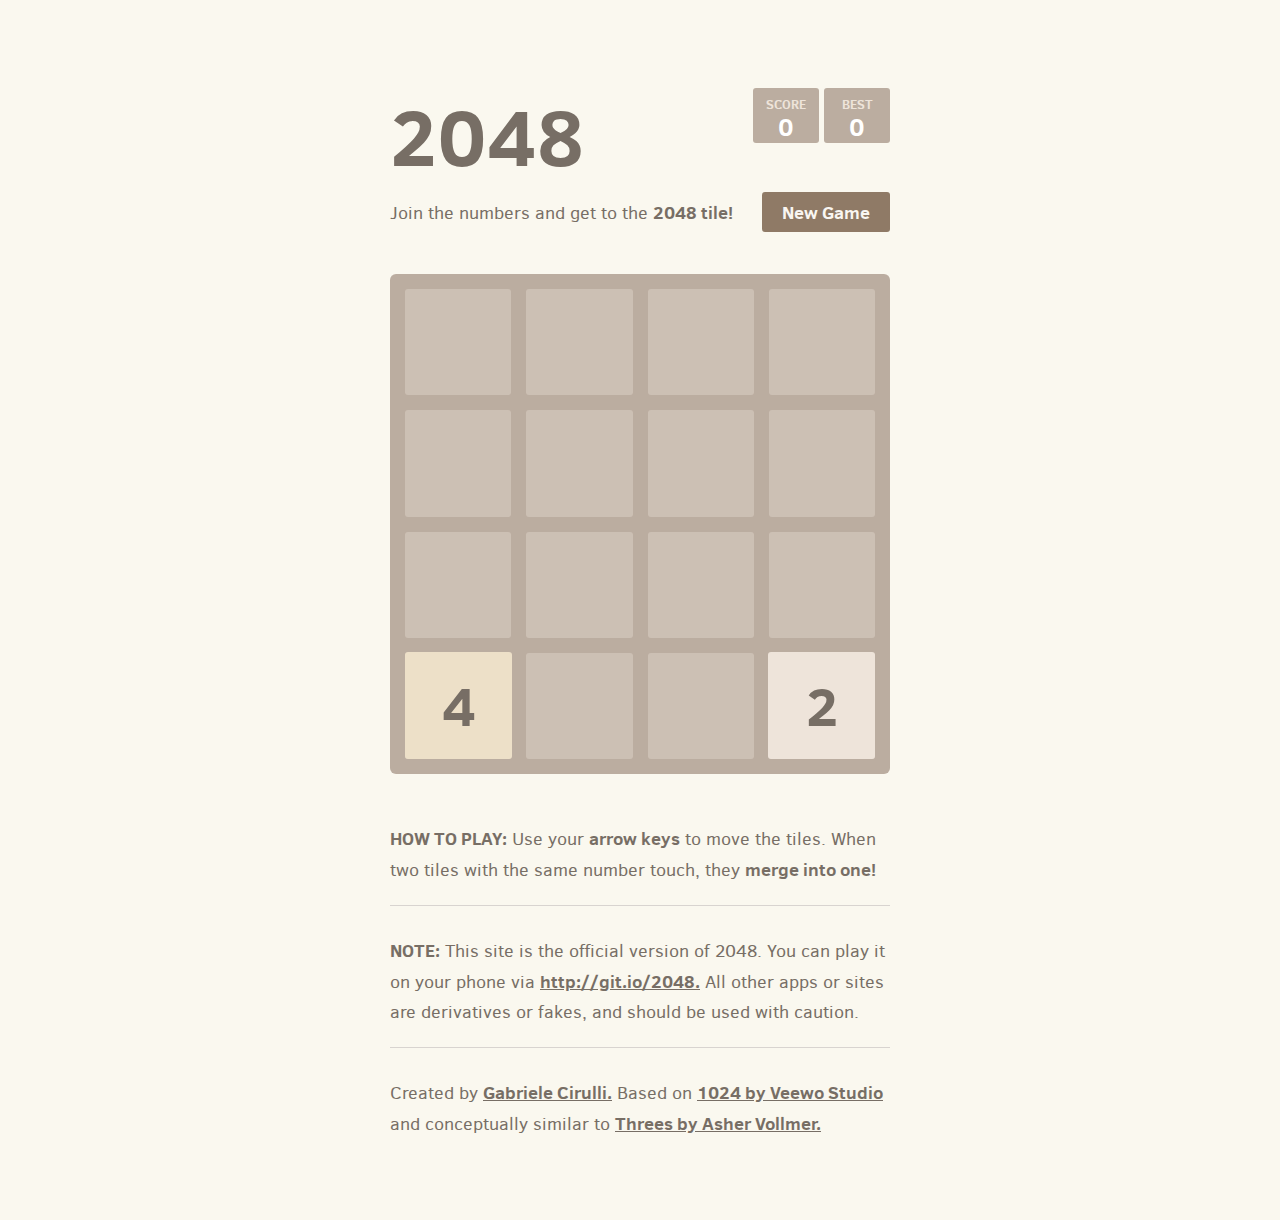
<file: 2048-changes/index.html>
<!DOCTYPE html>
<html>
<head>
  <meta charset="utf-8">
  <title>2048</title>
  
  <script src="https://ajax.googleapis.com/ajax/libs/jquery/3.1.1/jquery.min.js"></script>
  <link href="style/main.css" rel="stylesheet" type="text/css">
  <link rel="shortcut icon" href="favicon.ico">
  <link rel="apple-touch-icon" href="meta/apple-touch-icon.png">
  <link rel="apple-touch-startup-image" href="meta/apple-touch-startup-image-640x1096.png" media="(device-width: 320px) and (device-height: 568px) and (-webkit-device-pixel-ratio: 2)"> <!-- iPhone 5+ -->
  <link rel="apple-touch-startup-image" href="meta/apple-touch-startup-image-640x920.png"  media="(device-width: 320px) and (device-height: 480px) and (-webkit-device-pixel-ratio: 2)"> <!-- iPhone, retina -->
  <meta name="apple-mobile-web-app-capable" content="yes">
  <meta name="apple-mobile-web-app-status-bar-style" content="black">

  <meta name="HandheldFriendly" content="True">
  <meta name="MobileOptimized" content="320">
  <meta name="viewport" content="width=device-width, target-densitydpi=160dpi, initial-scale=1.0, maximum-scale=1, user-scalable=no, minimal-ui">
</head>
<body>
  <div class="container">
    <div class="heading">
      <h1 class="title">2048</h1>
      <div class="scores-container">
        <div class="score-container">0</div>
        <div class="best-container">0</div>
      </div>
    </div>

    <div class="above-game">
      <p class="game-intro">Join the numbers and get to the <strong>2048 tile!</strong></p>
      <a class="restart-button">New Game</a>
    </div>

    <div class="game-container">
      <div class="game-message">
        <p></p>
        <div class="lower">
	        <a class="keep-playing-button">Keep going</a>
          <a class="retry-button">Try again</a>
        </div>
      </div>

      <div class="grid-container">
        <div class="grid-row">
          <div class="grid-cell"></div>
          <div class="grid-cell"></div>
          <div class="grid-cell"></div>
          <div class="grid-cell"></div>
        </div>
        <div class="grid-row">
          <div class="grid-cell"></div>
          <div class="grid-cell"></div>
          <div class="grid-cell"></div>
          <div class="grid-cell"></div>
        </div>
        <div class="grid-row">
          <div class="grid-cell"></div>
          <div class="grid-cell"></div>
          <div class="grid-cell"></div>
          <div class="grid-cell"></div>
        </div>
        <div class="grid-row">
          <div class="grid-cell"></div>
          <div class="grid-cell"></div>
          <div class="grid-cell"></div>
          <div class="grid-cell"></div>
        </div>
      </div>

      <div class="tile-container">

      </div>
    </div>

    <p class="game-explanation">
      <strong class="important">How to play:</strong> Use your <strong>arrow keys</strong> to move the tiles. When two tiles with the same number touch, they <strong>merge into one!</strong>
    </p>
    <hr>
    <p>
    <strong class="important">Note:</strong> This site is the official version of 2048. You can play it on your phone via <a href="http://git.io/2048">http://git.io/2048.</a> All other apps or sites are derivatives or fakes, and should be used with caution.
    </p>
    <hr>
    <p>
    Created by <a href="http://gabrielecirulli.com" target="_blank">Gabriele Cirulli.</a> Based on <a href="https://itunes.apple.com/us/app/1024!/id823499224" target="_blank">1024 by Veewo Studio</a> and conceptually similar to <a href="http://asherv.com/threes/" target="_blank">Threes by Asher Vollmer.</a>
    </p>
  </div>

  <script src="js/bind_polyfill.js"></script>
  <script src="js/classlist_polyfill.js"></script>
  <script src="js/animframe_polyfill.js"></script>
  <script src="js/keyboard_input_manager.js"></script>
  <script src="js/html_actuator.js"></script>
  <script src="js/grid.js"></script>
  <script src="js/tile.js"></script>
  <script src="js/local_storage_manager.js"></script>
  <script src="js/game_manager.js"></script>
  <script src="js/application.js"></script>
</body>
</html>
</file>
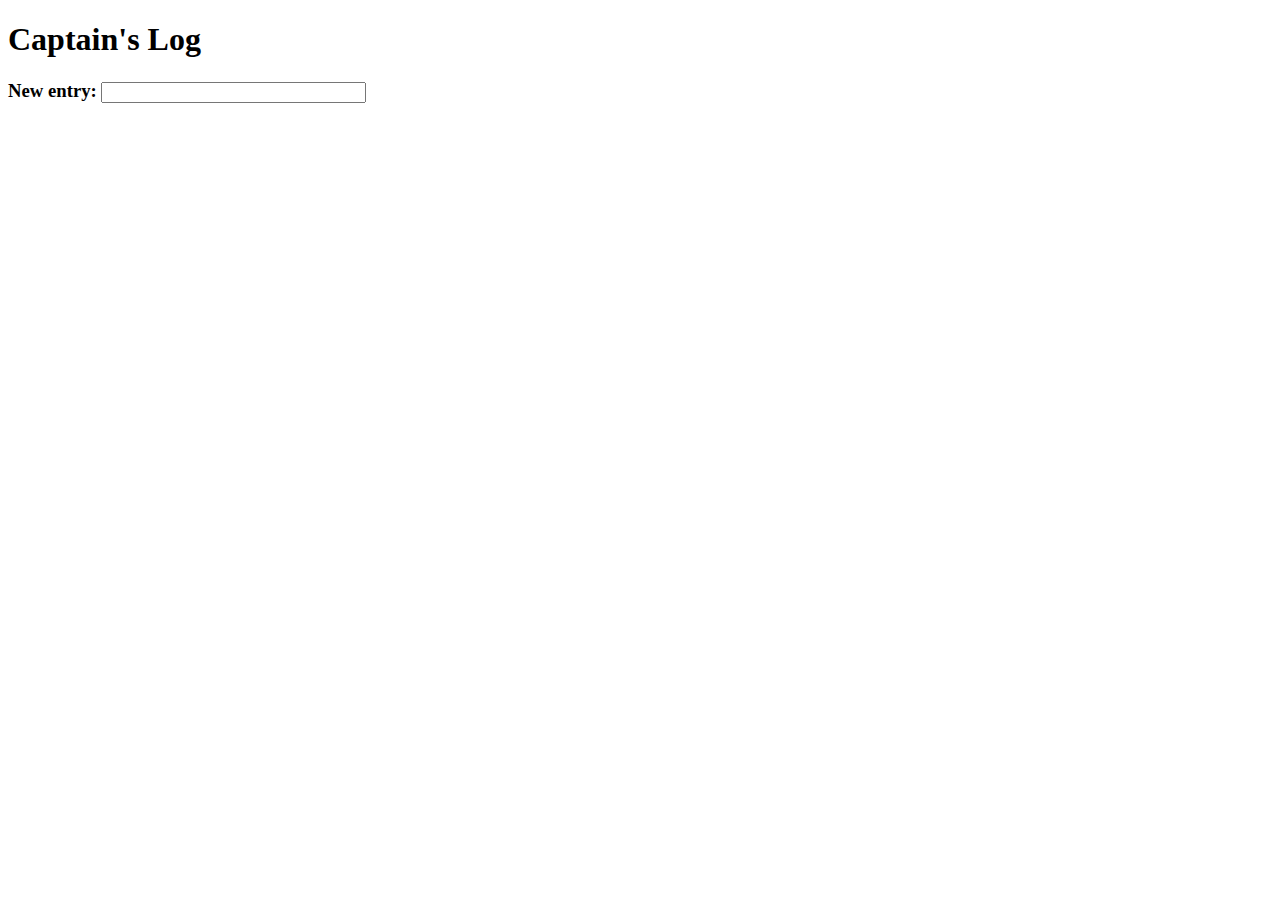
<file: captainslog/index.html>
<!DOCTYPE html>

<html>

<head>
    <meta charset="utf-8" />
    <title>Captain's Log</title>
    <link rel = "stylesheet" href = "style.css" />
    <script src="https://ajax.googleapis.com/ajax/libs/jquery/3.1.1/jquery.min.js"></script>
    <script>
        var time = new Date();
        $(document).ready(function(){
            $('#msg').keypress(function(e){
                var key = e.which;
                if (key == 13){
                    reload();
                    var current_time = time.getDate() + " " + time.getMonth() + " " + time.getFullYear();
                    var message = $("#msg").val();
                    var a_thing = "<li>" + time + " - " + message + "</li>";
                    localStorage[new Date().getTime()] = a_thing;
                   $("#log").prepend(a_thing);
                }
            });
        });

        function reload(){
            elem = document.getElementById("log");
            var output = ' ' ;
                    
            for (var i = localStorage.length - 1; i > 0; i--){
                output = output + localStorage.getItem(localStorage.key(i));
            }
            
            elem.innerHTML = output;
            
        }

    </script>
</head>

<body>
    <h1>Captain's Log</h1>
    <h3>New entry: <input type="text" id="msg" name="msg" size="30" /></h3>
    <div id="log"></div>
</body>
</html>
</file>
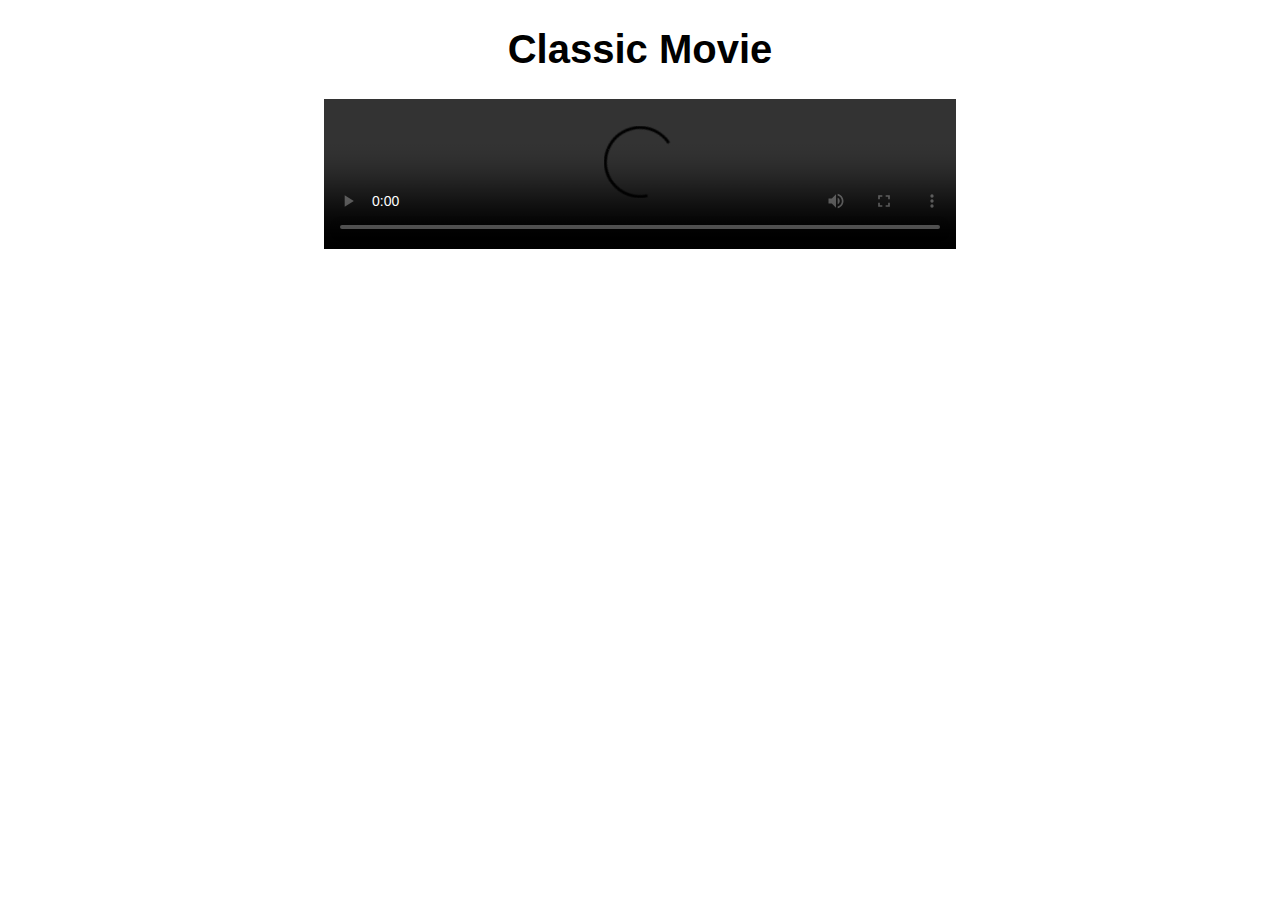
<file: movie_annotation/index.html>
<!DOCTYPE html>
<html>
<head>
<meta charset="utf-8" />
<title>Classic Movie</title>
<link rel="stylesheet" href="style.css" type="text/css" />
</head>

<body>

<h1 id="title">Classic Movie</h1>

<video src="https://www.cs.tufts.edu/comp/20/classic.mp4" id="classic_video" controls></video>
<div id="movie_quotes"></div>

<script>

	var movie = document.getElementById("classic_video");
	var quote = document.getElementById("movie_quotes");

	movie.ontimeupdate = function(){changetime()};

	function changetime(){

		var time = movie.currentTime;

		if (time > 24.042234){
		quote.innerHTML = "Igor: DR. FRANKENSTEIN?!?!?";
		}

		if (time > 31.152274){
		quote.innerHTML = "Dr. Frederick Frankenstein: Frokensteen.";
		}

		if (time > 34.725404){
			quote.innerHTML = "Igor: You're putting me on.";
		}
		if (time > 36.027335){
			quote.innerHTML = 'Dr. Frederick Frankenstein: No, it pronounced, "Frokensteen".';
		}

		if (time > 39.62412){
			quote.innerHTML = "Igor: Do you also say Froaderick?";
		}
		if (time > 42.006498){
			quote.innerHTML = 'Dr. Frederick Frankenstein: No . . . "Frederick."';
		}

		if (time > 44.3627651){
			quote.innerHTML = "Igor: Well, why isn't it 'Froaderick Frokensteen'?";
		}

		if (time > 47.267303){
			quote.innerHTML = 'Dr. Frederick Frankenstein: It isn\'t, it\'s "Frederick Frokensteen"';
		}
		if (time > 50.143061){
			quote.innerHTML = "Igor: I see.";
		}
		if (time > 52.235452){
			quote.innerHTML = "Dr. Frederick Frankenstein: You must be Igor. [He pronounces it ee-gor.]";
		}
		if (time > 53.3931751){
			quote.innerHTML = "Igor: No, it's pronounced 'eye-gor.'";
		}
		if (time > 56.867522){
			quote.innerHTML = 'Dr. Frederick Frankenstein: But they told me it was "ee-gor"...';
		}
		if (time > 58.724592){
			quote.innerHTML = "Igor: Well, they were wrong then, weren't they?";
		}
		if (time > 61){
			quote.innerHTML = "Dr. Frederick Frankenstein: Uh, you were sent here by Herr Falkstein, weren't you?";
		}
		if (time > 64.532165){
			quote.innerHTML = "Igor: Yes. My grandfather used to work for your grandfather.";
		}
		if (time > 68.910344){
			quote.innerHTML = "Dr. Frederick Frankenstein: How nice.";
		}
		if (time > 72.157831){
			quote.innerHTML = "Igor: Of course the rates have gone up.";
		}
		if (time > 74.308384){
			quote.innerHTML = "Dr. Frederick Frankenstein: Of course, of course, I'm sure we'll get along splendidly. Oh, I uh, you know I don't mean to embarrass you, but I'm rather a brilliant surgeon. Perhaps I can help you with that hump.";
		}
		if (time > 89.213174){
			quote.innerHTML = "Igor: What hump?";
		}
		else return;
	}


</script>
</body>

</html>
</file>
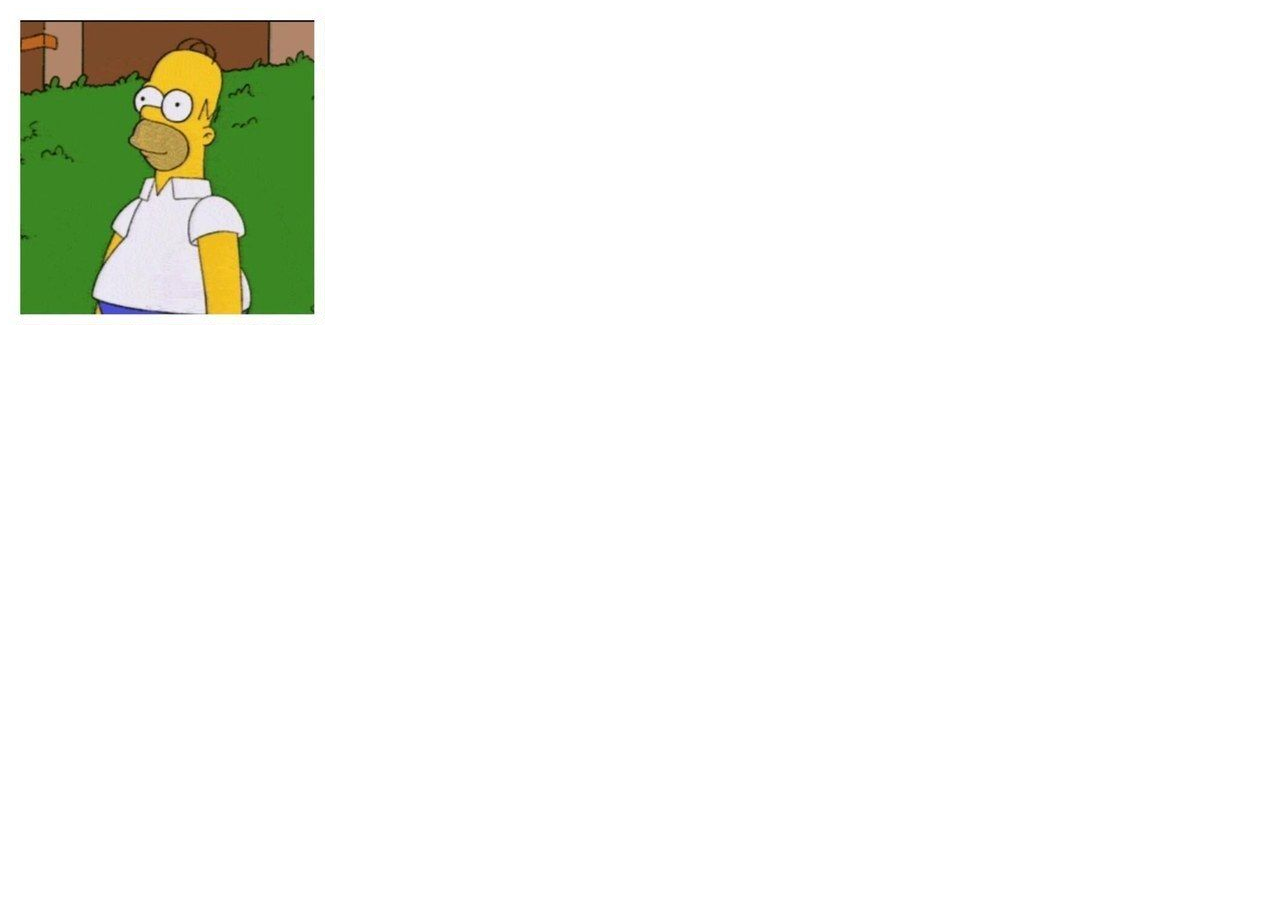
<file: responsive/index.html>
<!DOCTYPE HTML>

<html>

<head>
  <title>Homer</title>
  <link media="all" rel="stylesheet" href="responsive.css"/>
  <meta name="viewport" content="width=device-width; initial-scale=1.0; maximum-scale=1.0"/>
  <meta charset="utf-8" />

</head>

<body>
  <div class="homer"></div>
</body>
</html>
</file>
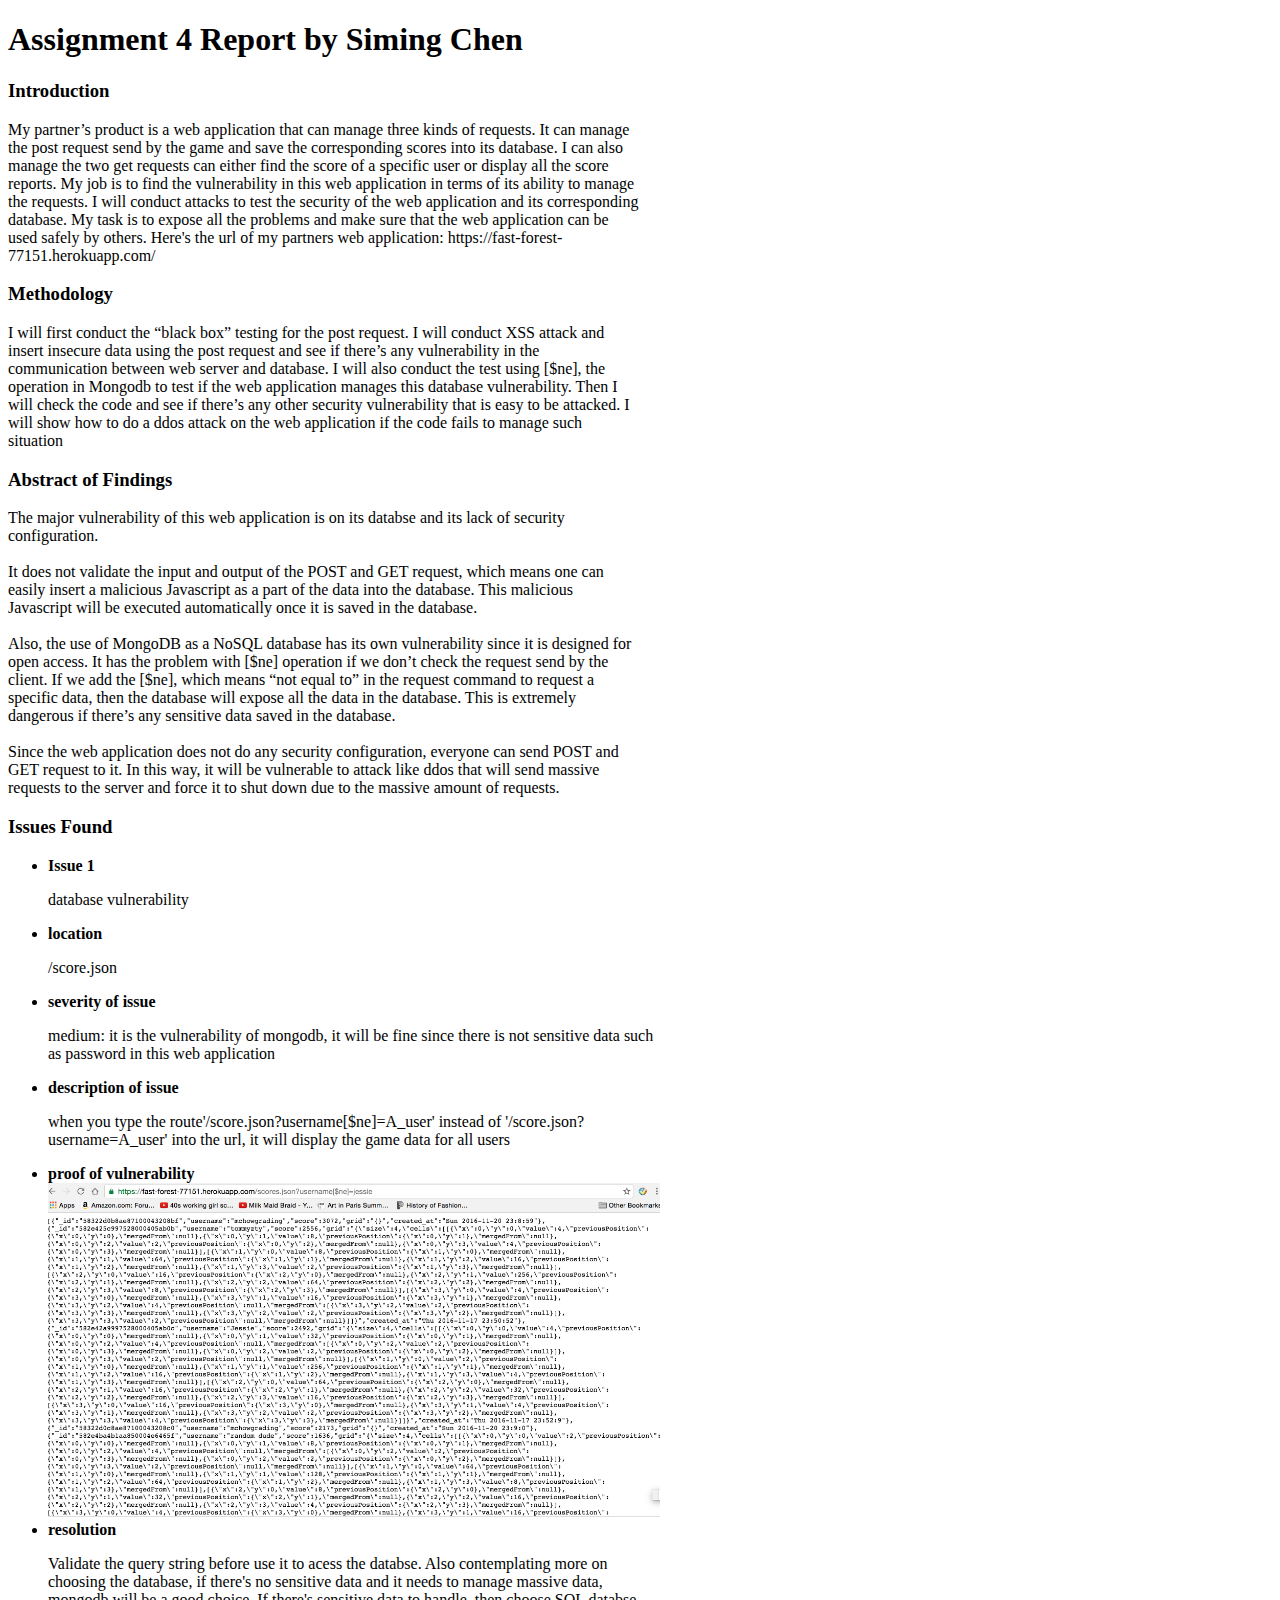
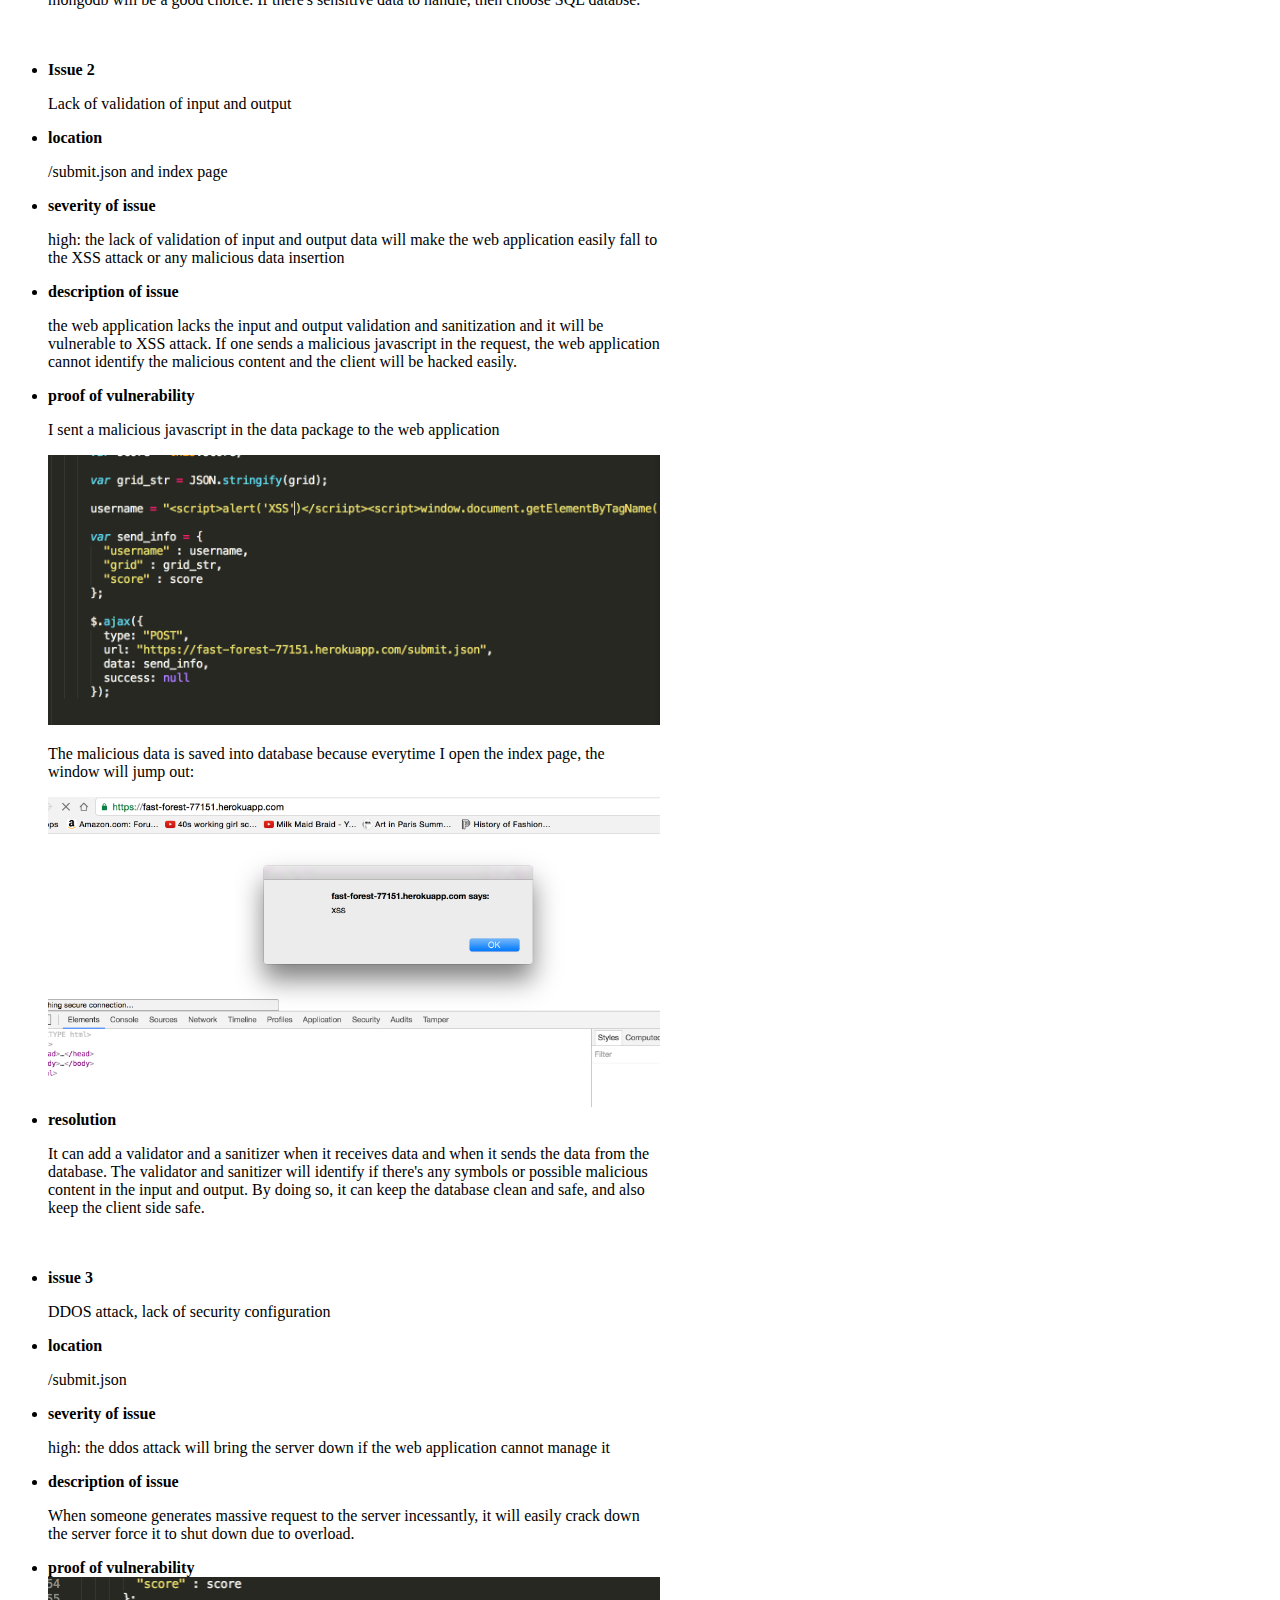
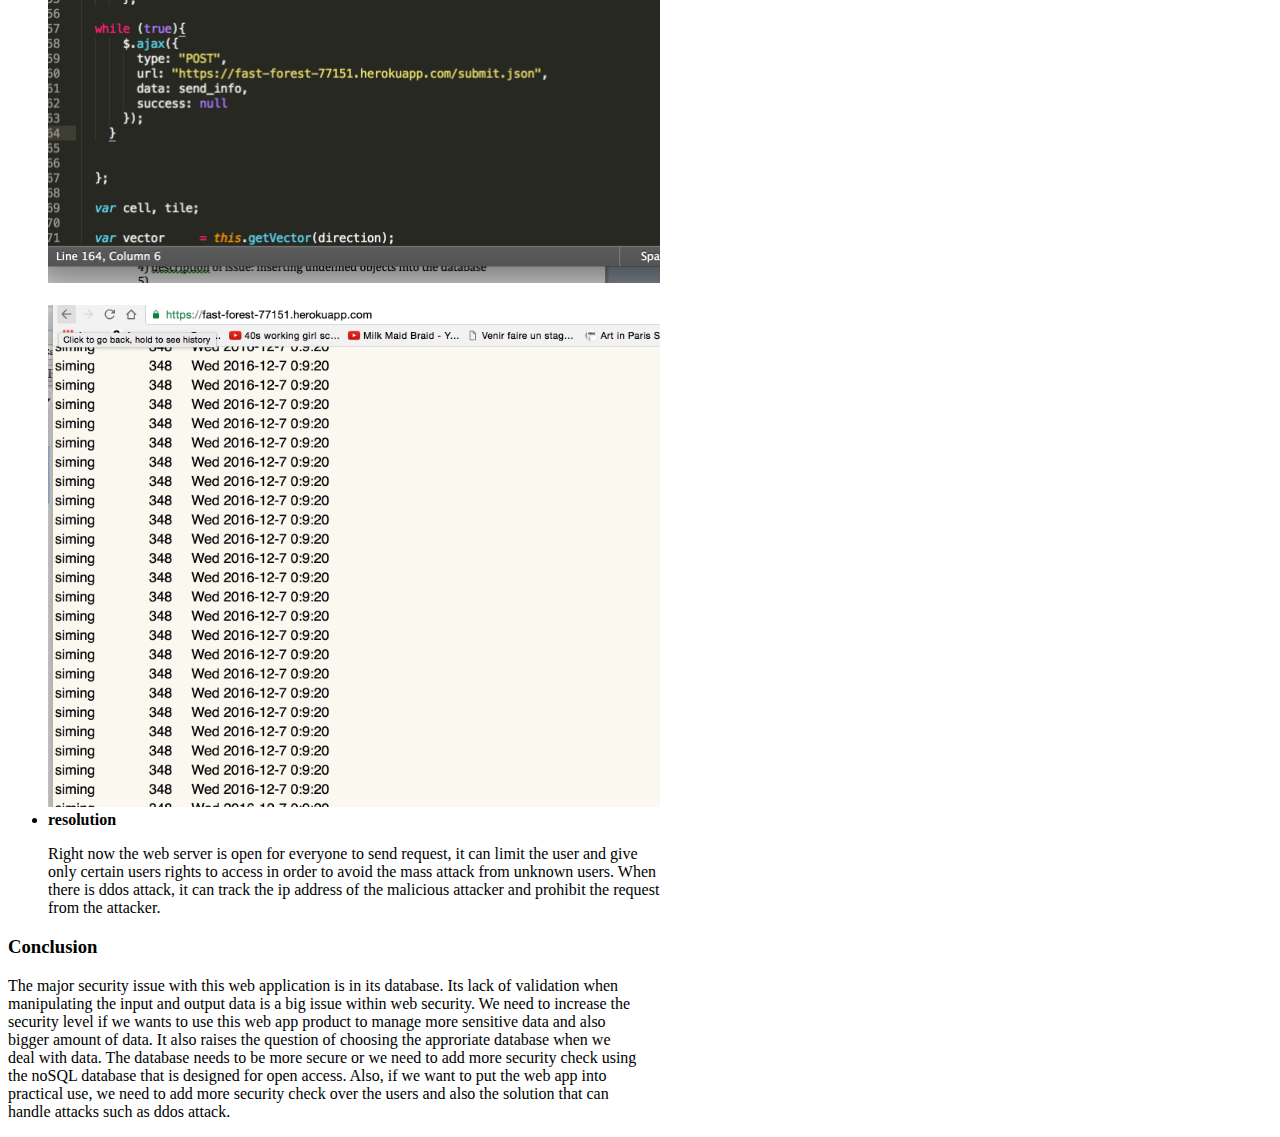
<file: security/index.html>
<!DOCTYPE html>
<html lang="en">

<head>
	<title>Assignment 4 Report</title>
	<meta charset="UTF-8"/>
	<meta name="author" content="Siming Chen"/>
	<link href="stylesheet.css" rel="stylesheet"/>

</head>

<body>

<h1>Assignment 4 Report by Siming Chen</h1>

<div id = 'intro'>
<h3>Introduction</h3>
<p>My partner’s product is a web application that can manage three kinds of requests. It can manage the post request send by the game and save the corresponding scores into its database. I can also manage the two get requests can either find the score of a specific user or display all the score reports. My job is to find the vulnerability in this web application in terms of its ability to manage the requests. I will conduct attacks to test the security of the web application and its corresponding database. My task is to expose all the problems and make sure that the web application can be used safely by others.

Here's the url of my partners web application: https://fast-forest-77151.herokuapp.com/</p>
</div>

<div id = 'method'>
<h3>Methodology</h3>
<p>I will first conduct the “black box” testing for the post request. I will conduct XSS attack and insert insecure data using the post request and see if there’s any vulnerability in the communication between web server and database. I will also conduct the test using [$ne], the operation in Mongodb to test if the web application manages this database vulnerability. Then I will check the code and see if there’s any other security vulnerability that is easy to be attacked. I will show how to do a ddos attack on the web application if the code fails to manage such situation</p>
</div>

<div id = 'abstract'>
<h3>Abstract of Findings</h3>
<p>The major vulnerability of this web application is on its databse and its lack of security configuration. <br>

<br>It does not validate the input and output of the POST and GET request, which means one can easily insert a malicious Javascript as a part of the data into the database. This malicious Javascript will be executed automatically once it is saved in the database. <br><br>

Also, the use of MongoDB as a NoSQL database has its own vulnerability since it is designed for open access. It has the problem with [$ne] operation if we don’t check the request send by the client. If we add the [$ne], which means “not equal to” in the request command to request a specific data, then the database will expose all the data in the database. This is extremely dangerous if there’s any sensitive data saved in the database. <br><br>

Since the web application does not do any security configuration, everyone can send POST and GET request to it. In this way, it will be vulnerable to attack like ddos that will send massive requests to the server and force it to shut down due to the massive amount of requests. 
</p>
</div>

<div id = 'isses'>
<h3>Issues Found</h3>
<ul>
	<li>Issue 1</li>
	<p>database vulnerability</p>
	<li>location</li>
	<p>/score.json</p>
	<li>severity of issue</li>
	<p>medium: it is the vulnerability of mongodb, it will be fine since there is not sensitive data such as password in this web application</p>
	<li>description of issue</li>
	<p>when you type the route'/score.json?username[$ne]=A_user' instead of '/score.json?username=A_user' into the url, it will display the game data for all users</p>
	<li>proof of vulnerability</li>
	<img src = 'issue_1.png' alt = "issue one"/>
	<li>resolution</li>
	<p>Validate the query string before use it to acess the databse. Also contemplating more on choosing the database, if there's no sensitive data and it needs to manage massive data, mongodb will be a good choice. If there's sensitive data to handle, then choose SQL databse.</p>

	<br>
	<br>

	<li>Issue 2</li>
	<p>Lack of validation of input and output</p>
	<li>location</li>
	<p>/submit.json and index page</p>
	<li>severity of issue</li>
	<p>high: the lack of validation of input and output data will make the web application easily fall to the XSS attack or any malicious data insertion</p>
	<li>description of issue</li>
	<p>the web application lacks the input and output validation and sanitization and it will be vulnerable to XSS attack. If one sends a malicious javascript in the request, the web application cannot identify the malicious content and the client will be hacked easily.</p>
	<li>proof of vulnerability</li>
	<p>I sent a malicious javascript in the data package to the web application</p>
	<img src = "issue_2.png" alt = "issue 2-1"/>

	<p>The malicious data is saved into database because everytime I open the index page, the window will jump out:</p>
	<img src = "issue_2-2.png" alt = "issue 2-2"/>

	<li>resolution</li>
	<p>It can add a validator and a sanitizer when it receives data and when it sends the data from the database. The validator and sanitizer will identify if there's any symbols or possible malicious content in the input and output. By doing so, it can keep the database clean and safe, and also keep the client side safe.</p>


	<br>
	<br>

	<li>issue 3</li>
	<p>DDOS attack, lack of security configuration</p>
	<li>location</li>
	<p>/submit.json</p>
	<li>severity of issue</li>
	<p>high: the ddos attack will bring the server down if the web application cannot manage it</p>
	<li>description of issue</li>
	<p>When someone generates massive request to the server incessantly, it will easily crack down the server force it to shut down due to overload. </p>
	<li>proof of vulnerability</li>
	<img src = "issue_3.png" alt="issue 3-1"/>
	<br></br>
	<img src = "issue-3-2.png" alt = "issue 3-2"/>
	<li>resolution</li>
	<p>Right now the web server is open for everyone to send request, it can limit the user and give only certain users rights to access in order to avoid the mass attack from unknown users. When there is ddos attack, it can track the ip address of the malicious attacker and prohibit the request from the attacker. </p>

</ul>
</div>


<div id = 'conc'>
<h3>Conclusion</h3>
<p>The major security issue with this web application is in its database. Its lack of validation when manipulating the input and output data is a big issue within web security. We need to increase the security level if we wants to use this web app product to manage more sensitive data and also bigger amount of data. It also raises the question of choosing the approriate database when we deal with data. The database needs to be more secure or we need to add more security check using the noSQL database that is designed for open access. Also, if we want to put the web app into practical use, we need to add more security check over the users and also the solution that can handle attacks such as ddos attack. </p>
</div>


</body>

</html>
</file>
<file: 2048-changes/style/main.css>
@import url(fonts/clear-sans.css);
html, body {
  margin: 0;
  padding: 0;
  background: #faf8ef;
  color: #776e65;
  font-family: "Clear Sans", "Helvetica Neue", Arial, sans-serif;
  font-size: 18px; }

body {
  margin: 80px 0; }

.heading:after {
  content: "";
  display: block;
  clear: both; }

h1.title {
  font-size: 80px;
  font-weight: bold;
  margin: 0;
  display: block;
  float: left; }

@-webkit-keyframes move-up {
  0% {
    top: 25px;
    opacity: 1; }

  100% {
    top: -50px;
    opacity: 0; } }
@-moz-keyframes move-up {
  0% {
    top: 25px;
    opacity: 1; }

  100% {
    top: -50px;
    opacity: 0; } }
@keyframes move-up {
  0% {
    top: 25px;
    opacity: 1; }

  100% {
    top: -50px;
    opacity: 0; } }
.scores-container {
  float: right;
  text-align: right; }

.score-container, .best-container {
  position: relative;
  display: inline-block;
  background: #bbada0;
  padding: 15px 25px;
  font-size: 25px;
  height: 25px;
  line-height: 47px;
  font-weight: bold;
  border-radius: 3px;
  color: white;
  margin-top: 8px;
  text-align: center; }
  .score-container:after, .best-container:after {
    position: absolute;
    width: 100%;
    top: 10px;
    left: 0;
    text-transform: uppercase;
    font-size: 13px;
    line-height: 13px;
    text-align: center;
    color: #eee4da; }
  .score-container .score-addition, .best-container .score-addition {
    position: absolute;
    right: 30px;
    color: red;
    font-size: 25px;
    line-height: 25px;
    font-weight: bold;
    color: rgba(119, 110, 101, 0.9);
    z-index: 100;
    -webkit-animation: move-up 600ms ease-in;
    -moz-animation: move-up 600ms ease-in;
    animation: move-up 600ms ease-in;
    -webkit-animation-fill-mode: both;
    -moz-animation-fill-mode: both;
    animation-fill-mode: both; }

.score-container:after {
  content: "Score"; }

.best-container:after {
  content: "Best"; }

p {
  margin-top: 0;
  margin-bottom: 10px;
  line-height: 1.65; }

a {
  color: #776e65;
  font-weight: bold;
  text-decoration: underline;
  cursor: pointer; }

strong.important {
  text-transform: uppercase; }

hr {
  border: none;
  border-bottom: 1px solid #d8d4d0;
  margin-top: 20px;
  margin-bottom: 30px; }

.container {
  width: 500px;
  margin: 0 auto; }

@-webkit-keyframes fade-in {
  0% {
    opacity: 0; }

  100% {
    opacity: 1; } }
@-moz-keyframes fade-in {
  0% {
    opacity: 0; }

  100% {
    opacity: 1; } }
@keyframes fade-in {
  0% {
    opacity: 0; }

  100% {
    opacity: 1; } }
.game-container {
  margin-top: 40px;
  position: relative;
  padding: 15px;
  cursor: default;
  -webkit-touch-callout: none;
  -ms-touch-callout: none;
  -webkit-user-select: none;
  -moz-user-select: none;
  -ms-user-select: none;
  -ms-touch-action: none;
  touch-action: none;
  background: #bbada0;
  border-radius: 6px;
  width: 500px;
  height: 500px;
  -webkit-box-sizing: border-box;
  -moz-box-sizing: border-box;
  box-sizing: border-box; }
  .game-container .game-message {
    display: none;
    position: absolute;
    top: 0;
    right: 0;
    bottom: 0;
    left: 0;
    background: rgba(238, 228, 218, 0.5);
    z-index: 100;
    text-align: center;
    -webkit-animation: fade-in 800ms ease 1200ms;
    -moz-animation: fade-in 800ms ease 1200ms;
    animation: fade-in 800ms ease 1200ms;
    -webkit-animation-fill-mode: both;
    -moz-animation-fill-mode: both;
    animation-fill-mode: both; }
    .game-container .game-message p {
      font-size: 60px;
      font-weight: bold;
      height: 60px;
      line-height: 60px;
      margin-top: 222px; }
    .game-container .game-message .lower {
      display: block;
      margin-top: 59px; }
    .game-container .game-message a {
      display: inline-block;
      background: #8f7a66;
      border-radius: 3px;
      padding: 0 20px;
      text-decoration: none;
      color: #f9f6f2;
      height: 40px;
      line-height: 42px;
      margin-left: 9px; }
      .game-container .game-message a.keep-playing-button {
        display: none; }
    .game-container .game-message.game-won {
      background: rgba(237, 194, 46, 0.5);
      color: #f9f6f2; }
      .game-container .game-message.game-won a.keep-playing-button {
        display: inline-block; }
    .game-container .game-message.game-won, .game-container .game-message.game-over {
      display: block; }

.grid-container {
  position: absolute;
  z-index: 1; }

.grid-row {
  margin-bottom: 15px; }
  .grid-row:last-child {
    margin-bottom: 0; }
  .grid-row:after {
    content: "";
    display: block;
    clear: both; }

.grid-cell {
  width: 106.25px;
  height: 106.25px;
  margin-right: 15px;
  float: left;
  border-radius: 3px;
  background: rgba(238, 228, 218, 0.35); }
  .grid-cell:last-child {
    margin-right: 0; }

.tile-container {
  position: absolute;
  z-index: 2; }

.tile, .tile .tile-inner {
  width: 107px;
  height: 107px;
  line-height: 107px; }
.tile.tile-position-1-1 {
  -webkit-transform: translate(0px, 0px);
  -moz-transform: translate(0px, 0px);
  -ms-transform: translate(0px, 0px);
  transform: translate(0px, 0px); }
.tile.tile-position-1-2 {
  -webkit-transform: translate(0px, 121px);
  -moz-transform: translate(0px, 121px);
  -ms-transform: translate(0px, 121px);
  transform: translate(0px, 121px); }
.tile.tile-position-1-3 {
  -webkit-transform: translate(0px, 242px);
  -moz-transform: translate(0px, 242px);
  -ms-transform: translate(0px, 242px);
  transform: translate(0px, 242px); }
.tile.tile-position-1-4 {
  -webkit-transform: translate(0px, 363px);
  -moz-transform: translate(0px, 363px);
  -ms-transform: translate(0px, 363px);
  transform: translate(0px, 363px); }
.tile.tile-position-2-1 {
  -webkit-transform: translate(121px, 0px);
  -moz-transform: translate(121px, 0px);
  -ms-transform: translate(121px, 0px);
  transform: translate(121px, 0px); }
.tile.tile-position-2-2 {
  -webkit-transform: translate(121px, 121px);
  -moz-transform: translate(121px, 121px);
  -ms-transform: translate(121px, 121px);
  transform: translate(121px, 121px); }
.tile.tile-position-2-3 {
  -webkit-transform: translate(121px, 242px);
  -moz-transform: translate(121px, 242px);
  -ms-transform: translate(121px, 242px);
  transform: translate(121px, 242px); }
.tile.tile-position-2-4 {
  -webkit-transform: translate(121px, 363px);
  -moz-transform: translate(121px, 363px);
  -ms-transform: translate(121px, 363px);
  transform: translate(121px, 363px); }
.tile.tile-position-3-1 {
  -webkit-transform: translate(242px, 0px);
  -moz-transform: translate(242px, 0px);
  -ms-transform: translate(242px, 0px);
  transform: translate(242px, 0px); }
.tile.tile-position-3-2 {
  -webkit-transform: translate(242px, 121px);
  -moz-transform: translate(242px, 121px);
  -ms-transform: translate(242px, 121px);
  transform: translate(242px, 121px); }
.tile.tile-position-3-3 {
  -webkit-transform: translate(242px, 242px);
  -moz-transform: translate(242px, 242px);
  -ms-transform: translate(242px, 242px);
  transform: translate(242px, 242px); }
.tile.tile-position-3-4 {
  -webkit-transform: translate(242px, 363px);
  -moz-transform: translate(242px, 363px);
  -ms-transform: translate(242px, 363px);
  transform: translate(242px, 363px); }
.tile.tile-position-4-1 {
  -webkit-transform: translate(363px, 0px);
  -moz-transform: translate(363px, 0px);
  -ms-transform: translate(363px, 0px);
  transform: translate(363px, 0px); }
.tile.tile-position-4-2 {
  -webkit-transform: translate(363px, 121px);
  -moz-transform: translate(363px, 121px);
  -ms-transform: translate(363px, 121px);
  transform: translate(363px, 121px); }
.tile.tile-position-4-3 {
  -webkit-transform: translate(363px, 242px);
  -moz-transform: translate(363px, 242px);
  -ms-transform: translate(363px, 242px);
  transform: translate(363px, 242px); }
.tile.tile-position-4-4 {
  -webkit-transform: translate(363px, 363px);
  -moz-transform: translate(363px, 363px);
  -ms-transform: translate(363px, 363px);
  transform: translate(363px, 363px); }

.tile {
  position: absolute;
  -webkit-transition: 100ms ease-in-out;
  -moz-transition: 100ms ease-in-out;
  transition: 100ms ease-in-out;
  -webkit-transition-property: -webkit-transform;
  -moz-transition-property: -moz-transform;
  transition-property: transform; }
  .tile .tile-inner {
    border-radius: 3px;
    background: #eee4da;
    text-align: center;
    font-weight: bold;
    z-index: 10;
    font-size: 55px; }
  .tile.tile-2 .tile-inner {
    background: #eee4da;
    box-shadow: 0 0 30px 10px rgba(243, 215, 116, 0), inset 0 0 0 1px rgba(255, 255, 255, 0); }
  .tile.tile-4 .tile-inner {
    background: #ede0c8;
    box-shadow: 0 0 30px 10px rgba(243, 215, 116, 0), inset 0 0 0 1px rgba(255, 255, 255, 0); }
  .tile.tile-8 .tile-inner {
    color: #f9f6f2;
    background: #f2b179; }
  .tile.tile-16 .tile-inner {
    color: #f9f6f2;
    background: #f59563; }
  .tile.tile-32 .tile-inner {
    color: #f9f6f2;
    background: #f67c5f; }
  .tile.tile-64 .tile-inner {
    color: #f9f6f2;
    background: #f65e3b; }
  .tile.tile-128 .tile-inner {
    color: #f9f6f2;
    background: #edcf72;
    box-shadow: 0 0 30px 10px rgba(243, 215, 116, 0.2381), inset 0 0 0 1px rgba(255, 255, 255, 0.14286);
    font-size: 45px; }
    @media screen and (max-width: 520px) {
      .tile.tile-128 .tile-inner {
        font-size: 25px; } }
  .tile.tile-256 .tile-inner {
    color: #f9f6f2;
    background: #edcc61;
    box-shadow: 0 0 30px 10px rgba(243, 215, 116, 0.31746), inset 0 0 0 1px rgba(255, 255, 255, 0.19048);
    font-size: 45px; }
    @media screen and (max-width: 520px) {
      .tile.tile-256 .tile-inner {
        font-size: 25px; } }
  .tile.tile-512 .tile-inner {
    color: #f9f6f2;
    background: #edc850;
    box-shadow: 0 0 30px 10px rgba(243, 215, 116, 0.39683), inset 0 0 0 1px rgba(255, 255, 255, 0.2381);
    font-size: 45px; }
    @media screen and (max-width: 520px) {
      .tile.tile-512 .tile-inner {
        font-size: 25px; } }
  .tile.tile-1024 .tile-inner {
    color: #f9f6f2;
    background: #edc53f;
    box-shadow: 0 0 30px 10px rgba(243, 215, 116, 0.47619), inset 0 0 0 1px rgba(255, 255, 255, 0.28571);
    font-size: 35px; }
    @media screen and (max-width: 520px) {
      .tile.tile-1024 .tile-inner {
        font-size: 15px; } }
  .tile.tile-2048 .tile-inner {
    color: #f9f6f2;
    background: #edc22e;
    box-shadow: 0 0 30px 10px rgba(243, 215, 116, 0.55556), inset 0 0 0 1px rgba(255, 255, 255, 0.33333);
    font-size: 35px; }
    @media screen and (max-width: 520px) {
      .tile.tile-2048 .tile-inner {
        font-size: 15px; } }
  .tile.tile-super .tile-inner {
    color: #f9f6f2;
    background: #3c3a32;
    font-size: 30px; }
    @media screen and (max-width: 520px) {
      .tile.tile-super .tile-inner {
        font-size: 10px; } }

@-webkit-keyframes appear {
  0% {
    opacity: 0;
    -webkit-transform: scale(0);
    -moz-transform: scale(0);
    -ms-transform: scale(0);
    transform: scale(0); }

  100% {
    opacity: 1;
    -webkit-transform: scale(1);
    -moz-transform: scale(1);
    -ms-transform: scale(1);
    transform: scale(1); } }
@-moz-keyframes appear {
  0% {
    opacity: 0;
    -webkit-transform: scale(0);
    -moz-transform: scale(0);
    -ms-transform: scale(0);
    transform: scale(0); }

  100% {
    opacity: 1;
    -webkit-transform: scale(1);
    -moz-transform: scale(1);
    -ms-transform: scale(1);
    transform: scale(1); } }
@keyframes appear {
  0% {
    opacity: 0;
    -webkit-transform: scale(0);
    -moz-transform: scale(0);
    -ms-transform: scale(0);
    transform: scale(0); }

  100% {
    opacity: 1;
    -webkit-transform: scale(1);
    -moz-transform: scale(1);
    -ms-transform: scale(1);
    transform: scale(1); } }
.tile-new .tile-inner {
  -webkit-animation: appear 200ms ease 100ms;
  -moz-animation: appear 200ms ease 100ms;
  animation: appear 200ms ease 100ms;
  -webkit-animation-fill-mode: backwards;
  -moz-animation-fill-mode: backwards;
  animation-fill-mode: backwards; }

@-webkit-keyframes pop {
  0% {
    -webkit-transform: scale(0);
    -moz-transform: scale(0);
    -ms-transform: scale(0);
    transform: scale(0); }

  50% {
    -webkit-transform: scale(1.2);
    -moz-transform: scale(1.2);
    -ms-transform: scale(1.2);
    transform: scale(1.2); }

  100% {
    -webkit-transform: scale(1);
    -moz-transform: scale(1);
    -ms-transform: scale(1);
    transform: scale(1); } }
@-moz-keyframes pop {
  0% {
    -webkit-transform: scale(0);
    -moz-transform: scale(0);
    -ms-transform: scale(0);
    transform: scale(0); }

  50% {
    -webkit-transform: scale(1.2);
    -moz-transform: scale(1.2);
    -ms-transform: scale(1.2);
    transform: scale(1.2); }

  100% {
    -webkit-transform: scale(1);
    -moz-transform: scale(1);
    -ms-transform: scale(1);
    transform: scale(1); } }
@keyframes pop {
  0% {
    -webkit-transform: scale(0);
    -moz-transform: scale(0);
    -ms-transform: scale(0);
    transform: scale(0); }

  50% {
    -webkit-transform: scale(1.2);
    -moz-transform: scale(1.2);
    -ms-transform: scale(1.2);
    transform: scale(1.2); }

  100% {
    -webkit-transform: scale(1);
    -moz-transform: scale(1);
    -ms-transform: scale(1);
    transform: scale(1); } }
.tile-merged .tile-inner {
  z-index: 20;
  -webkit-animation: pop 200ms ease 100ms;
  -moz-animation: pop 200ms ease 100ms;
  animation: pop 200ms ease 100ms;
  -webkit-animation-fill-mode: backwards;
  -moz-animation-fill-mode: backwards;
  animation-fill-mode: backwards; }

.above-game:after {
  content: "";
  display: block;
  clear: both; }

.game-intro {
  float: left;
  line-height: 42px;
  margin-bottom: 0; }

.restart-button {
  display: inline-block;
  background: #8f7a66;
  border-radius: 3px;
  padding: 0 20px;
  text-decoration: none;
  color: #f9f6f2;
  height: 40px;
  line-height: 42px;
  display: block;
  text-align: center;
  float: right; }

.game-explanation {
  margin-top: 50px; }

@media screen and (max-width: 520px) {
  html, body {
    font-size: 15px; }

  body {
    margin: 20px 0;
    padding: 0 20px; }

  h1.title {
    font-size: 27px;
    margin-top: 15px; }

  .container {
    width: 280px;
    margin: 0 auto; }

  .score-container, .best-container {
    margin-top: 0;
    padding: 15px 10px;
    min-width: 40px; }

  .heading {
    margin-bottom: 10px; }

  .game-intro {
    width: 55%;
    display: block;
    box-sizing: border-box;
    line-height: 1.65; }

  .restart-button {
    width: 42%;
    padding: 0;
    display: block;
    box-sizing: border-box;
    margin-top: 2px; }

  .game-container {
    margin-top: 17px;
    position: relative;
    padding: 10px;
    cursor: default;
    -webkit-touch-callout: none;
    -ms-touch-callout: none;
    -webkit-user-select: none;
    -moz-user-select: none;
    -ms-user-select: none;
    -ms-touch-action: none;
    touch-action: none;
    background: #bbada0;
    border-radius: 6px;
    width: 280px;
    height: 280px;
    -webkit-box-sizing: border-box;
    -moz-box-sizing: border-box;
    box-sizing: border-box; }
    .game-container .game-message {
      display: none;
      position: absolute;
      top: 0;
      right: 0;
      bottom: 0;
      left: 0;
      background: rgba(238, 228, 218, 0.5);
      z-index: 100;
      text-align: center;
      -webkit-animation: fade-in 800ms ease 1200ms;
      -moz-animation: fade-in 800ms ease 1200ms;
      animation: fade-in 800ms ease 1200ms;
      -webkit-animation-fill-mode: both;
      -moz-animation-fill-mode: both;
      animation-fill-mode: both; }
      .game-container .game-message p {
        font-size: 60px;
        font-weight: bold;
        height: 60px;
        line-height: 60px;
        margin-top: 222px; }
      .game-container .game-message .lower {
        display: block;
        margin-top: 59px; }
      .game-container .game-message a {
        display: inline-block;
        background: #8f7a66;
        border-radius: 3px;
        padding: 0 20px;
        text-decoration: none;
        color: #f9f6f2;
        height: 40px;
        line-height: 42px;
        margin-left: 9px; }
        .game-container .game-message a.keep-playing-button {
          display: none; }
      .game-container .game-message.game-won {
        background: rgba(237, 194, 46, 0.5);
        color: #f9f6f2; }
        .game-container .game-message.game-won a.keep-playing-button {
          display: inline-block; }
      .game-container .game-message.game-won, .game-container .game-message.game-over {
        display: block; }

  .grid-container {
    position: absolute;
    z-index: 1; }

  .grid-row {
    margin-bottom: 10px; }
    .grid-row:last-child {
      margin-bottom: 0; }
    .grid-row:after {
      content: "";
      display: block;
      clear: both; }

  .grid-cell {
    width: 57.5px;
    height: 57.5px;
    margin-right: 10px;
    float: left;
    border-radius: 3px;
    background: rgba(238, 228, 218, 0.35); }
    .grid-cell:last-child {
      margin-right: 0; }

  .tile-container {
    position: absolute;
    z-index: 2; }

  .tile, .tile .tile-inner {
    width: 58px;
    height: 58px;
    line-height: 58px; }
  .tile.tile-position-1-1 {
    -webkit-transform: translate(0px, 0px);
    -moz-transform: translate(0px, 0px);
    -ms-transform: translate(0px, 0px);
    transform: translate(0px, 0px); }
  .tile.tile-position-1-2 {
    -webkit-transform: translate(0px, 67px);
    -moz-transform: translate(0px, 67px);
    -ms-transform: translate(0px, 67px);
    transform: translate(0px, 67px); }
  .tile.tile-position-1-3 {
    -webkit-transform: translate(0px, 135px);
    -moz-transform: translate(0px, 135px);
    -ms-transform: translate(0px, 135px);
    transform: translate(0px, 135px); }
  .tile.tile-position-1-4 {
    -webkit-transform: translate(0px, 202px);
    -moz-transform: translate(0px, 202px);
    -ms-transform: translate(0px, 202px);
    transform: translate(0px, 202px); }
  .tile.tile-position-2-1 {
    -webkit-transform: translate(67px, 0px);
    -moz-transform: translate(67px, 0px);
    -ms-transform: translate(67px, 0px);
    transform: translate(67px, 0px); }
  .tile.tile-position-2-2 {
    -webkit-transform: translate(67px, 67px);
    -moz-transform: translate(67px, 67px);
    -ms-transform: translate(67px, 67px);
    transform: translate(67px, 67px); }
  .tile.tile-position-2-3 {
    -webkit-transform: translate(67px, 135px);
    -moz-transform: translate(67px, 135px);
    -ms-transform: translate(67px, 135px);
    transform: translate(67px, 135px); }
  .tile.tile-position-2-4 {
    -webkit-transform: translate(67px, 202px);
    -moz-transform: translate(67px, 202px);
    -ms-transform: translate(67px, 202px);
    transform: translate(67px, 202px); }
  .tile.tile-position-3-1 {
    -webkit-transform: translate(135px, 0px);
    -moz-transform: translate(135px, 0px);
    -ms-transform: translate(135px, 0px);
    transform: translate(135px, 0px); }
  .tile.tile-position-3-2 {
    -webkit-transform: translate(135px, 67px);
    -moz-transform: translate(135px, 67px);
    -ms-transform: translate(135px, 67px);
    transform: translate(135px, 67px); }
  .tile.tile-position-3-3 {
    -webkit-transform: translate(135px, 135px);
    -moz-transform: translate(135px, 135px);
    -ms-transform: translate(135px, 135px);
    transform: translate(135px, 135px); }
  .tile.tile-position-3-4 {
    -webkit-transform: translate(135px, 202px);
    -moz-transform: translate(135px, 202px);
    -ms-transform: translate(135px, 202px);
    transform: translate(135px, 202px); }
  .tile.tile-position-4-1 {
    -webkit-transform: translate(202px, 0px);
    -moz-transform: translate(202px, 0px);
    -ms-transform: translate(202px, 0px);
    transform: translate(202px, 0px); }
  .tile.tile-position-4-2 {
    -webkit-transform: translate(202px, 67px);
    -moz-transform: translate(202px, 67px);
    -ms-transform: translate(202px, 67px);
    transform: translate(202px, 67px); }
  .tile.tile-position-4-3 {
    -webkit-transform: translate(202px, 135px);
    -moz-transform: translate(202px, 135px);
    -ms-transform: translate(202px, 135px);
    transform: translate(202px, 135px); }
  .tile.tile-position-4-4 {
    -webkit-transform: translate(202px, 202px);
    -moz-transform: translate(202px, 202px);
    -ms-transform: translate(202px, 202px);
    transform: translate(202px, 202px); }

  .tile .tile-inner {
    font-size: 35px; }

  .game-message p {
    font-size: 30px !important;
    height: 30px !important;
    line-height: 30px !important;
    margin-top: 90px !important; }
  .game-message .lower {
    margin-top: 30px !important; } }
</file>
<file: captainslog/style.css>
#log{
	font-family: Arial, Helvetica, sans-serif;
	list-style-type: none;
	line-height: 130%;
}
</file>
<file: movie_annotation/style.css>
/* stylesheet for index.html for movie annotation */

#title {
	font-family:Arial, Helvetica, sans-serif;
	font-size: 40px;
	text-align: center;
}

#classic_video {
	width: 50%;
	height: 50%;
	display: block;
	margin: auto;
}

#movie_quotes {
	font-family: Arial, Helvetica, sans-serif;
	font-size: 20px;
	text-align: center;
	margin-top: 5px;
	padding-left: 25%;
	padding-right: 25%;
}
</file>
<file: responsive/responsive.css>
/* stylesheet for implementing media query using a sprite sheet */



@media screen and (min-width: 1201px){
.homer{
	width: 317px; height: 317px; background:url(homer.jpg) 0 0px;
	}
}

@media screen and (min-width: 801px) and (max-width: 1200px){

.homer{
	width: 317px; height: 317px; background:url(homer.jpg) -308px 0;
	}

}

@media screen and (min-width: 401px) and (max-device-width: 800px){

	.homer{
		width: 317px; height: 317px; background:url(homer.jpg) 0 -308px;
		}

}

@media screen and (max-width: 400px){

	.homer{
		width: 317px; height: 317px; background:url(homer.jpg) -308px -308px;
		}
}
</file>
<file: security/stylesheet.css>
li {
	font-weight: bold;
}

img {
	width: 50%;
	height: 50%;
}

p {
	padding-right: 50%;
}
</file>
